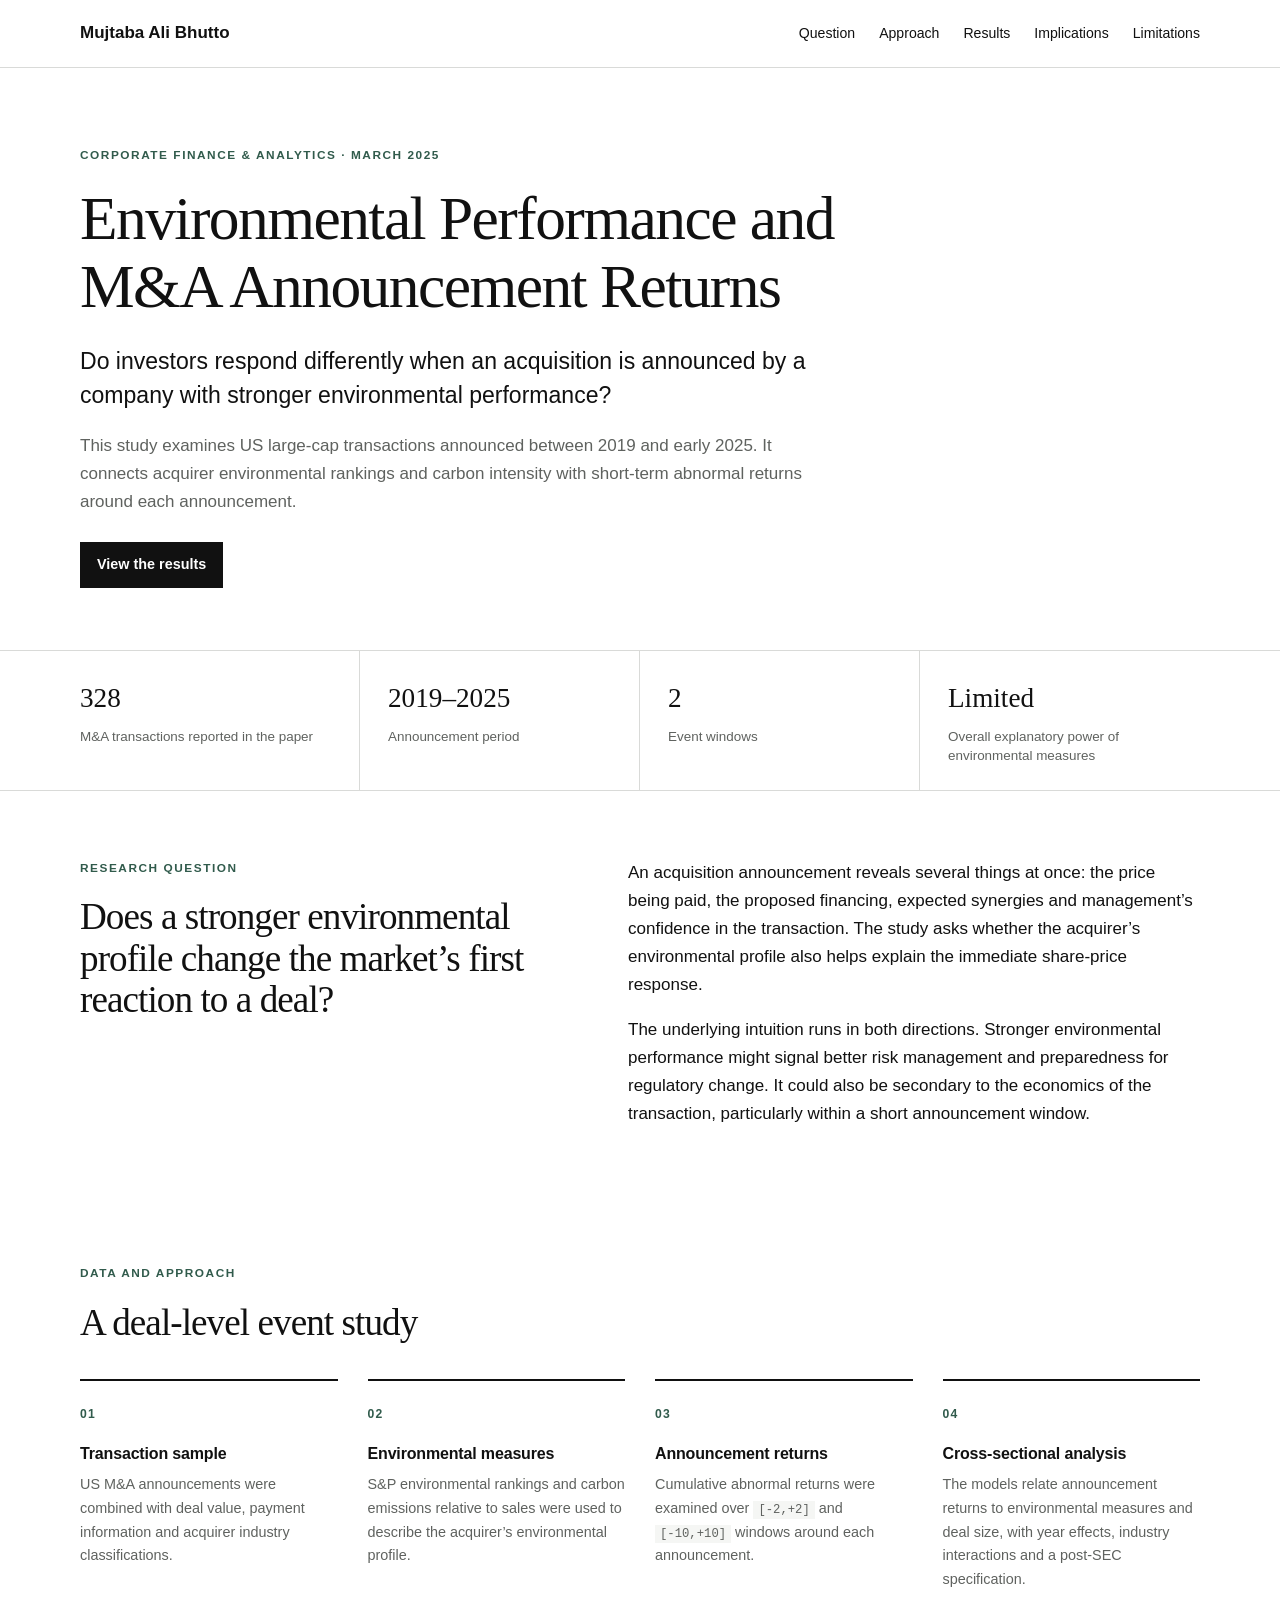
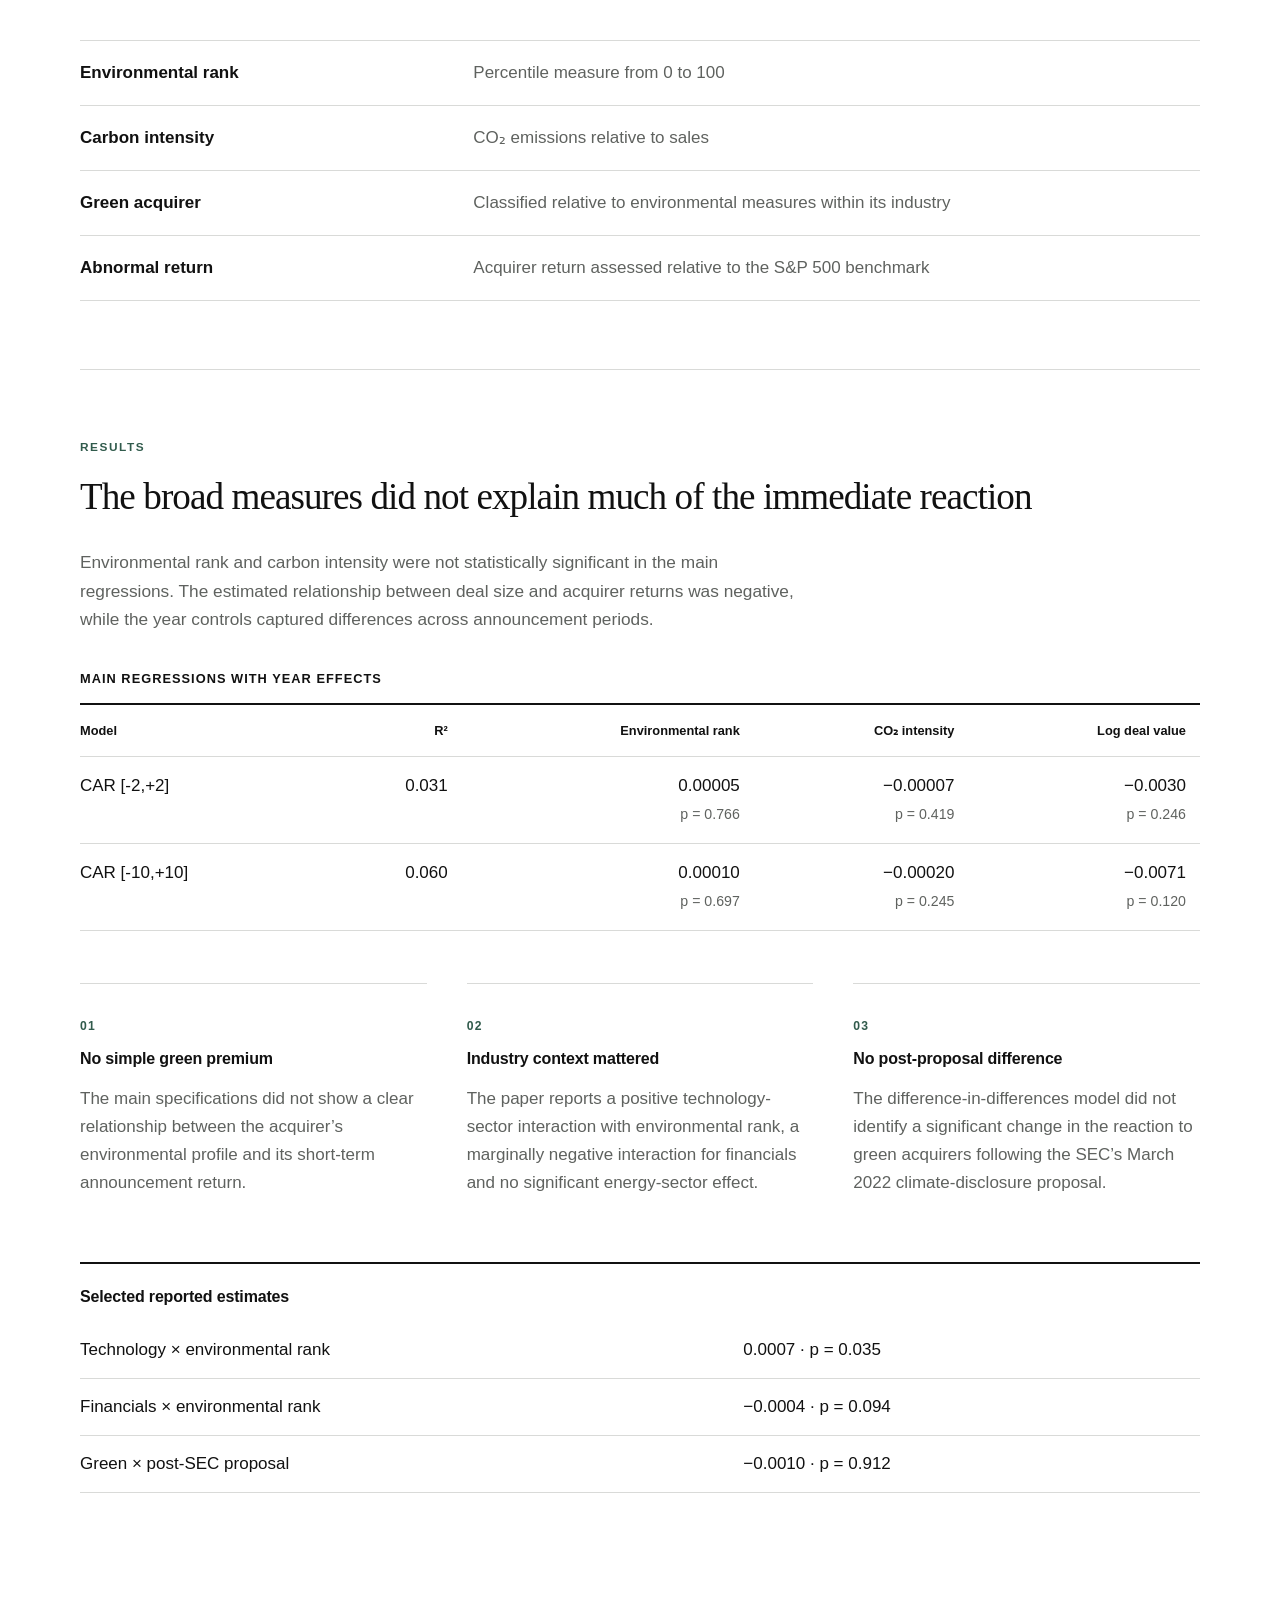
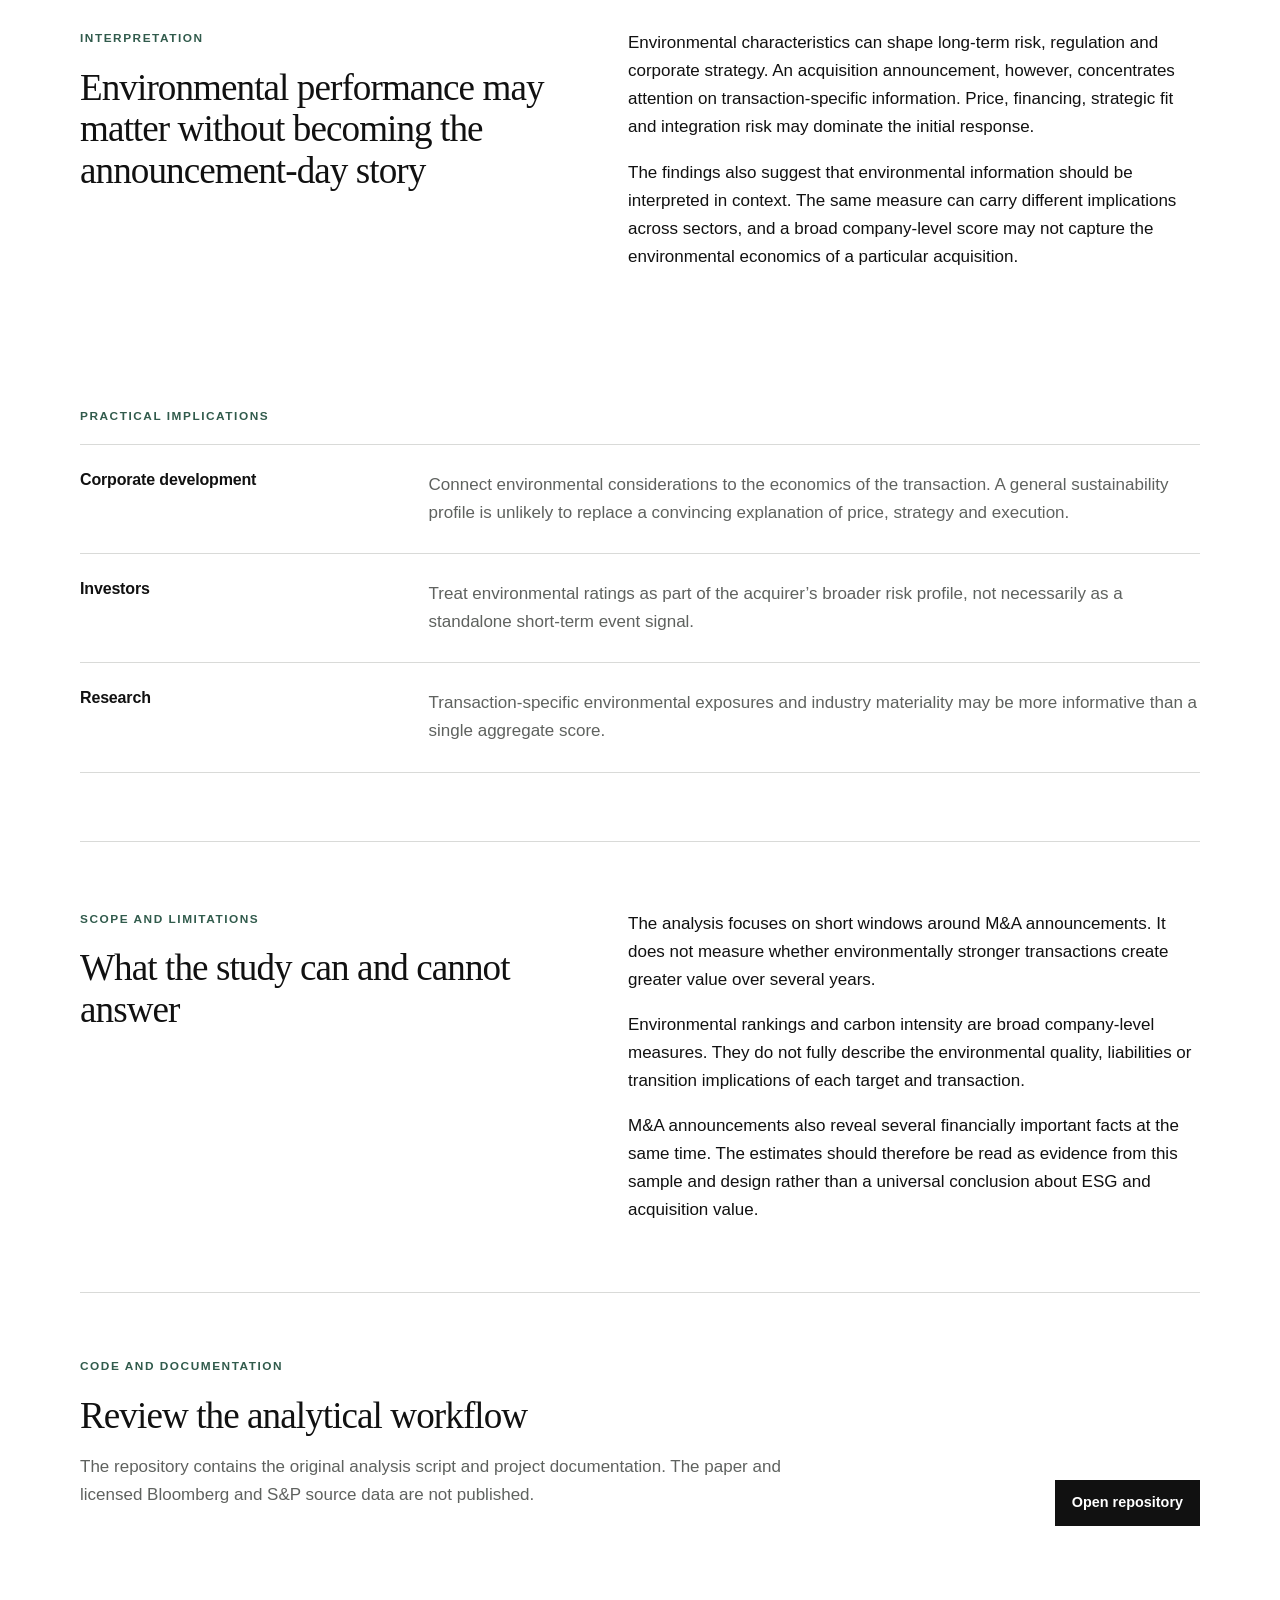
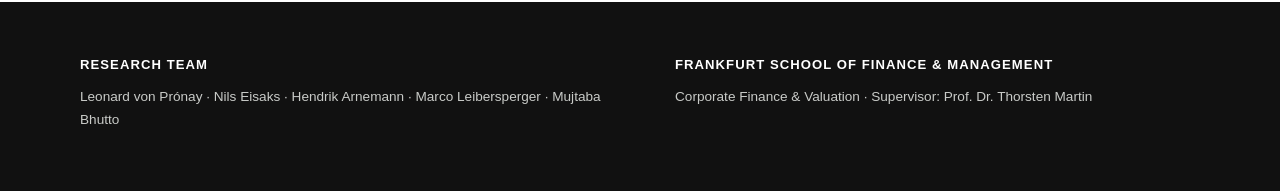
<file: index.html>
<!doctype html>
<html lang="en">
<head>
  <meta charset="utf-8">
  <meta name="viewport" content="width=device-width, initial-scale=1">
  <title>Environmental Performance and M&amp;A Announcement Returns</title>
  <meta name="description" content="An event-study analysis of whether acquirer environmental performance helps explain short-term market reactions to US M&amp;A announcements.">
  <link rel="icon" type="image/svg+xml" href="data:image/svg+xml,%3Csvg xmlns='http://www.w3.org/2000/svg' viewBox='0 0 64 64'%3E%3Crect width='64' height='64' rx='8' fill='%23111111'/%3E%3Cpath d='M17 43V21h7l8 12 8-12h7v22h-7V32L32 44 24 32v11z' fill='white'/%3E%3C/svg%3E">
  <link rel="stylesheet" href="styles.css">
</head>
<body>
  <header class="site-header">
    <a class="site-name" href="#top">Mujtaba Ali Bhutto</a>
    <nav aria-label="Project navigation">
      <a href="#question">Question</a>
      <a href="#approach">Approach</a>
      <a href="#results">Results</a>
      <a href="#implications">Implications</a>
      <a href="#limitations">Limitations</a>
    </nav>
  </header>

  <main id="top">
    <section class="hero wrap">
      <p class="eyebrow">Corporate Finance &amp; Analytics · March 2025</p>
      <h1>Environmental Performance and M&amp;A Announcement Returns</h1>
      <p class="standfirst">Do investors respond differently when an acquisition is announced by a company with stronger environmental performance?</p>
      <p class="summary">This study examines US large-cap transactions announced between 2019 and early 2025. It connects acquirer environmental rankings and carbon intensity with short-term abnormal returns around each announcement.</p>
      <div class="actions">
        <a class="primary" href="#results">View the results</a>
      </div>
    </section>

    <section class="fact-strip" aria-label="Study summary">
      <div><strong>328</strong><span>M&amp;A transactions reported in the paper</span></div>
      <div><strong>2019–2025</strong><span>Announcement period</span></div>
      <div><strong>2</strong><span>Event windows</span></div>
      <div><strong>Limited</strong><span>Overall explanatory power of environmental measures</span></div>
    </section>

    <section id="question" class="section wrap two-column">
      <div>
        <p class="section-label">Research question</p>
        <h2>Does a stronger environmental profile change the market’s first reaction to a deal?</h2>
      </div>
      <div class="prose">
        <p>An acquisition announcement reveals several things at once: the price being paid, the proposed financing, expected synergies and management’s confidence in the transaction. The study asks whether the acquirer’s environmental profile also helps explain the immediate share-price response.</p>
        <p>The underlying intuition runs in both directions. Stronger environmental performance might signal better risk management and preparedness for regulatory change. It could also be secondary to the economics of the transaction, particularly within a short announcement window.</p>
      </div>
    </section>

    <section id="approach" class="section wrap">
      <p class="section-label">Data and approach</p>
      <h2>A deal-level event study</h2>
      <div class="method-grid">
        <article>
          <span>01</span>
          <h3>Transaction sample</h3>
          <p>US M&amp;A announcements were combined with deal value, payment information and acquirer industry classifications.</p>
        </article>
        <article>
          <span>02</span>
          <h3>Environmental measures</h3>
          <p>S&amp;P environmental rankings and carbon emissions relative to sales were used to describe the acquirer’s environmental profile.</p>
        </article>
        <article>
          <span>03</span>
          <h3>Announcement returns</h3>
          <p>Cumulative abnormal returns were examined over <code>[-2,+2]</code> and <code>[-10,+10]</code> windows around each announcement.</p>
        </article>
        <article>
          <span>04</span>
          <h3>Cross-sectional analysis</h3>
          <p>The models relate announcement returns to environmental measures and deal size, with year effects, industry interactions and a post-SEC specification.</p>
        </article>
      </div>

      <div class="definition-table">
        <div><strong>Environmental rank</strong><span>Percentile measure from 0 to 100</span></div>
        <div><strong>Carbon intensity</strong><span>CO₂ emissions relative to sales</span></div>
        <div><strong>Green acquirer</strong><span>Classified relative to environmental measures within its industry</span></div>
        <div><strong>Abnormal return</strong><span>Acquirer return assessed relative to the S&amp;P 500 benchmark</span></div>
      </div>
    </section>

    <section id="results" class="section wrap section-break">
      <p class="section-label">Results</p>
      <h2>The broad measures did not explain much of the immediate reaction</h2>
      <p class="intro">Environmental rank and carbon intensity were not statistically significant in the main regressions. The estimated relationship between deal size and acquirer returns was negative, while the year controls captured differences across announcement periods.</p>

      <div class="table-wrap">
        <table>
          <caption>Main regressions with year effects</caption>
          <thead>
            <tr><th>Model</th><th>R²</th><th>Environmental rank</th><th>CO₂ intensity</th><th>Log deal value</th></tr>
          </thead>
          <tbody>
            <tr><td>CAR [-2,+2]</td><td>0.031</td><td>0.00005<br><small>p = 0.766</small></td><td>−0.00007<br><small>p = 0.419</small></td><td>−0.0030<br><small>p = 0.246</small></td></tr>
            <tr><td>CAR [-10,+10]</td><td>0.060</td><td>0.00010<br><small>p = 0.697</small></td><td>−0.00020<br><small>p = 0.245</small></td><td>−0.0071<br><small>p = 0.120</small></td></tr>
          </tbody>
        </table>
      </div>

      <div class="findings-grid">
        <article>
          <p class="finding-number">01</p>
          <h3>No simple green premium</h3>
          <p>The main specifications did not show a clear relationship between the acquirer’s environmental profile and its short-term announcement return.</p>
        </article>
        <article>
          <p class="finding-number">02</p>
          <h3>Industry context mattered</h3>
          <p>The paper reports a positive technology-sector interaction with environmental rank, a marginally negative interaction for financials and no significant energy-sector effect.</p>
        </article>
        <article>
          <p class="finding-number">03</p>
          <h3>No post-proposal difference</h3>
          <p>The difference-in-differences model did not identify a significant change in the reaction to green acquirers following the SEC’s March 2022 climate-disclosure proposal.</p>
        </article>
      </div>

      <div class="result-note">
        <h3>Selected reported estimates</h3>
        <dl>
          <div><dt>Technology × environmental rank</dt><dd>0.0007 · p = 0.035</dd></div>
          <div><dt>Financials × environmental rank</dt><dd>−0.0004 · p = 0.094</dd></div>
          <div><dt>Green × post-SEC proposal</dt><dd>−0.0010 · p = 0.912</dd></div>
        </dl>
      </div>
    </section>

    <section id="implications" class="section wrap two-column">
      <div>
        <p class="section-label">Interpretation</p>
        <h2>Environmental performance may matter without becoming the announcement-day story</h2>
      </div>
      <div class="prose">
        <p>Environmental characteristics can shape long-term risk, regulation and corporate strategy. An acquisition announcement, however, concentrates attention on transaction-specific information. Price, financing, strategic fit and integration risk may dominate the initial response.</p>
        <p>The findings also suggest that environmental information should be interpreted in context. The same measure can carry different implications across sectors, and a broad company-level score may not capture the environmental economics of a particular acquisition.</p>
      </div>
    </section>

    <section class="section wrap">
      <p class="section-label">Practical implications</p>
      <div class="audience-list">
        <article><h3>Corporate development</h3><p>Connect environmental considerations to the economics of the transaction. A general sustainability profile is unlikely to replace a convincing explanation of price, strategy and execution.</p></article>
        <article><h3>Investors</h3><p>Treat environmental ratings as part of the acquirer’s broader risk profile, not necessarily as a standalone short-term event signal.</p></article>
        <article><h3>Research</h3><p>Transaction-specific environmental exposures and industry materiality may be more informative than a single aggregate score.</p></article>
      </div>
    </section>

    <section id="limitations" class="section wrap two-column section-break">
      <div>
        <p class="section-label">Scope and limitations</p>
        <h2>What the study can and cannot answer</h2>
      </div>
      <div class="prose">
        <p>The analysis focuses on short windows around M&amp;A announcements. It does not measure whether environmentally stronger transactions create greater value over several years.</p>
        <p>Environmental rankings and carbon intensity are broad company-level measures. They do not fully describe the environmental quality, liabilities or transition implications of each target and transaction.</p>
        <p>M&amp;A announcements also reveal several financially important facts at the same time. The estimates should therefore be read as evidence from this sample and design rather than a universal conclusion about ESG and acquisition value.</p>
      </div>
    </section>

    <section class="download-section wrap">
      <div>
        <p class="section-label">Code and documentation</p>
        <h2>Review the analytical workflow</h2>
        <p>The repository contains the original analysis script and project documentation. The paper and licensed Bloomberg and S&amp;P source data are not published.</p>
      </div>
      <div class="actions">
        <a class="primary" href="https://github.com/mujtababhutto/Environmental-Performance-and-M-A-Announcement-Returns">Open repository</a>
      </div>
    </section>
  </main>

  <footer>
    <div class="wrap footer-grid">
      <div>
        <strong>Research team</strong>
        <p>Leonard von Prónay · Nils Eisaks · Hendrik Arnemann · Marco Leibersperger · Mujtaba Bhutto</p>
      </div>
      <div>
        <strong>Frankfurt School of Finance &amp; Management</strong>
        <p>Corporate Finance &amp; Valuation · Supervisor: Prof. Dr. Thorsten Martin</p>
      </div>
    </div>
  </footer>
</body>
</html>
</file>
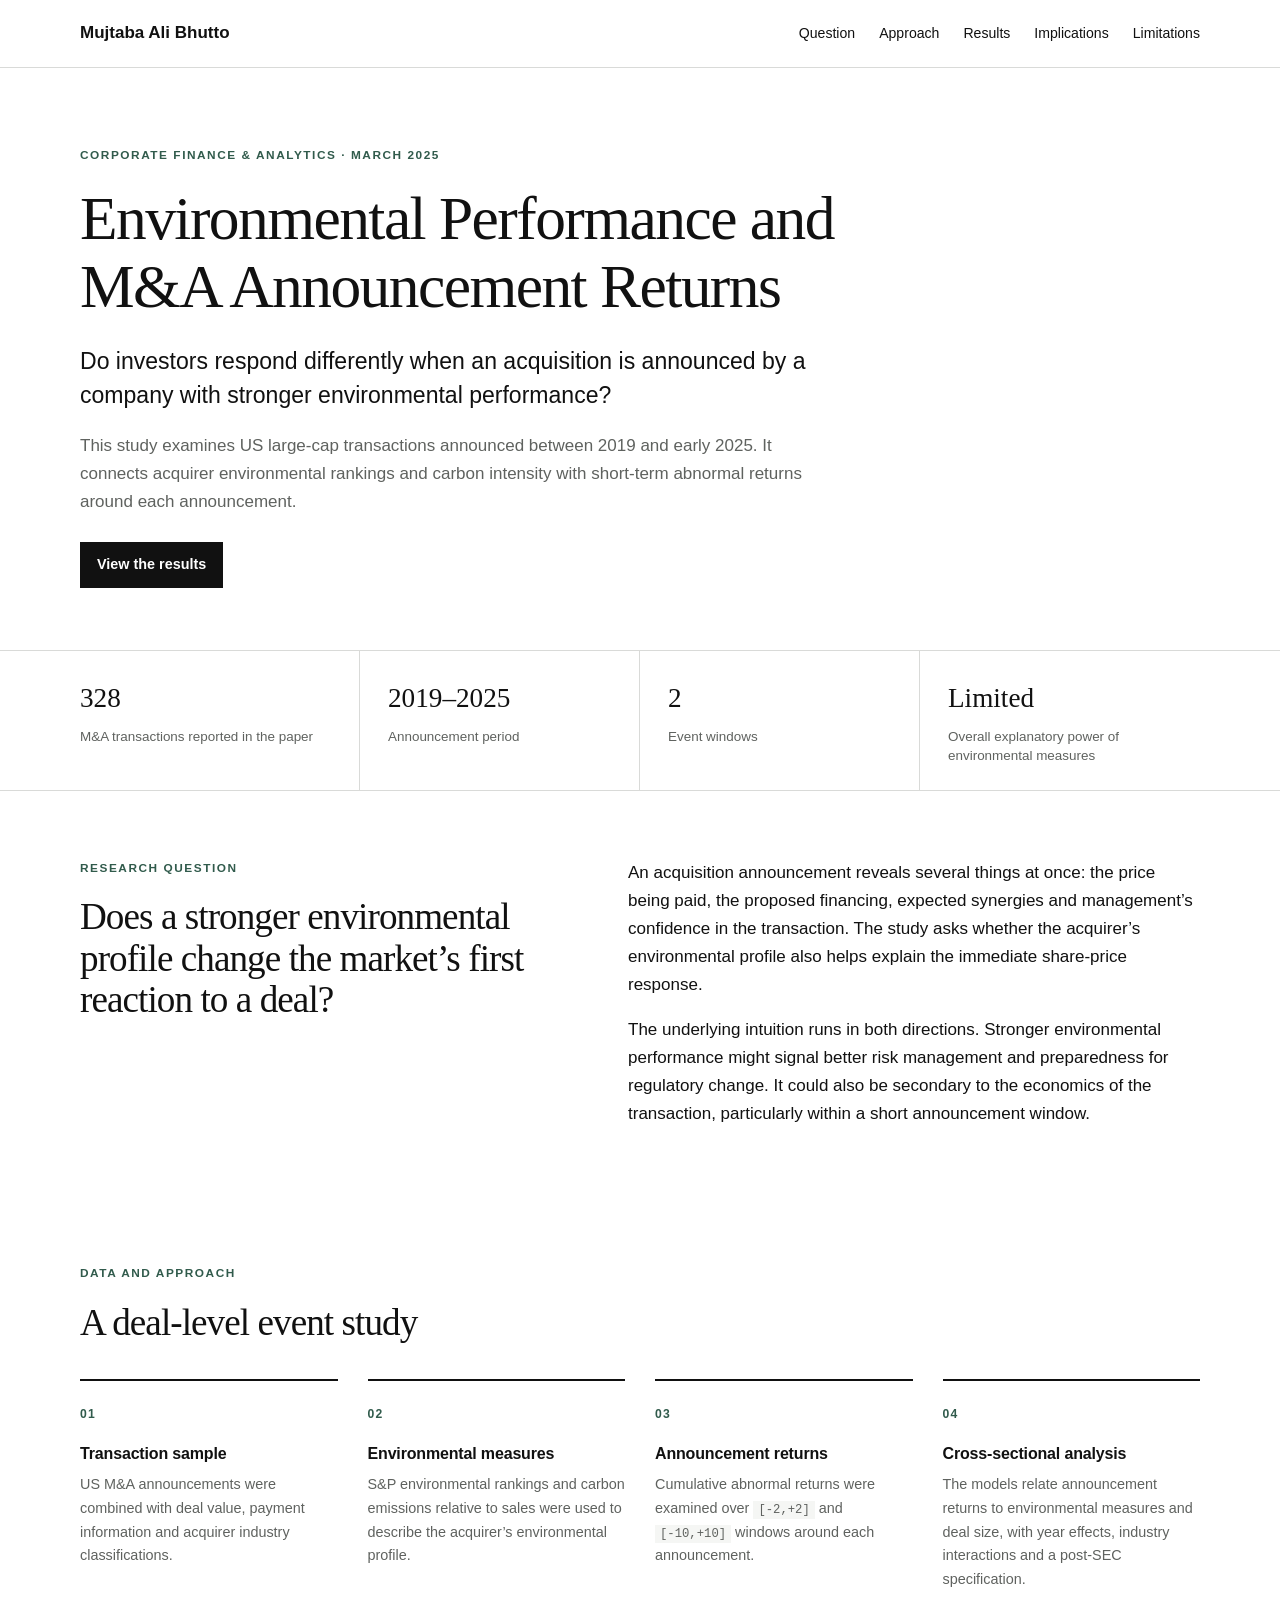
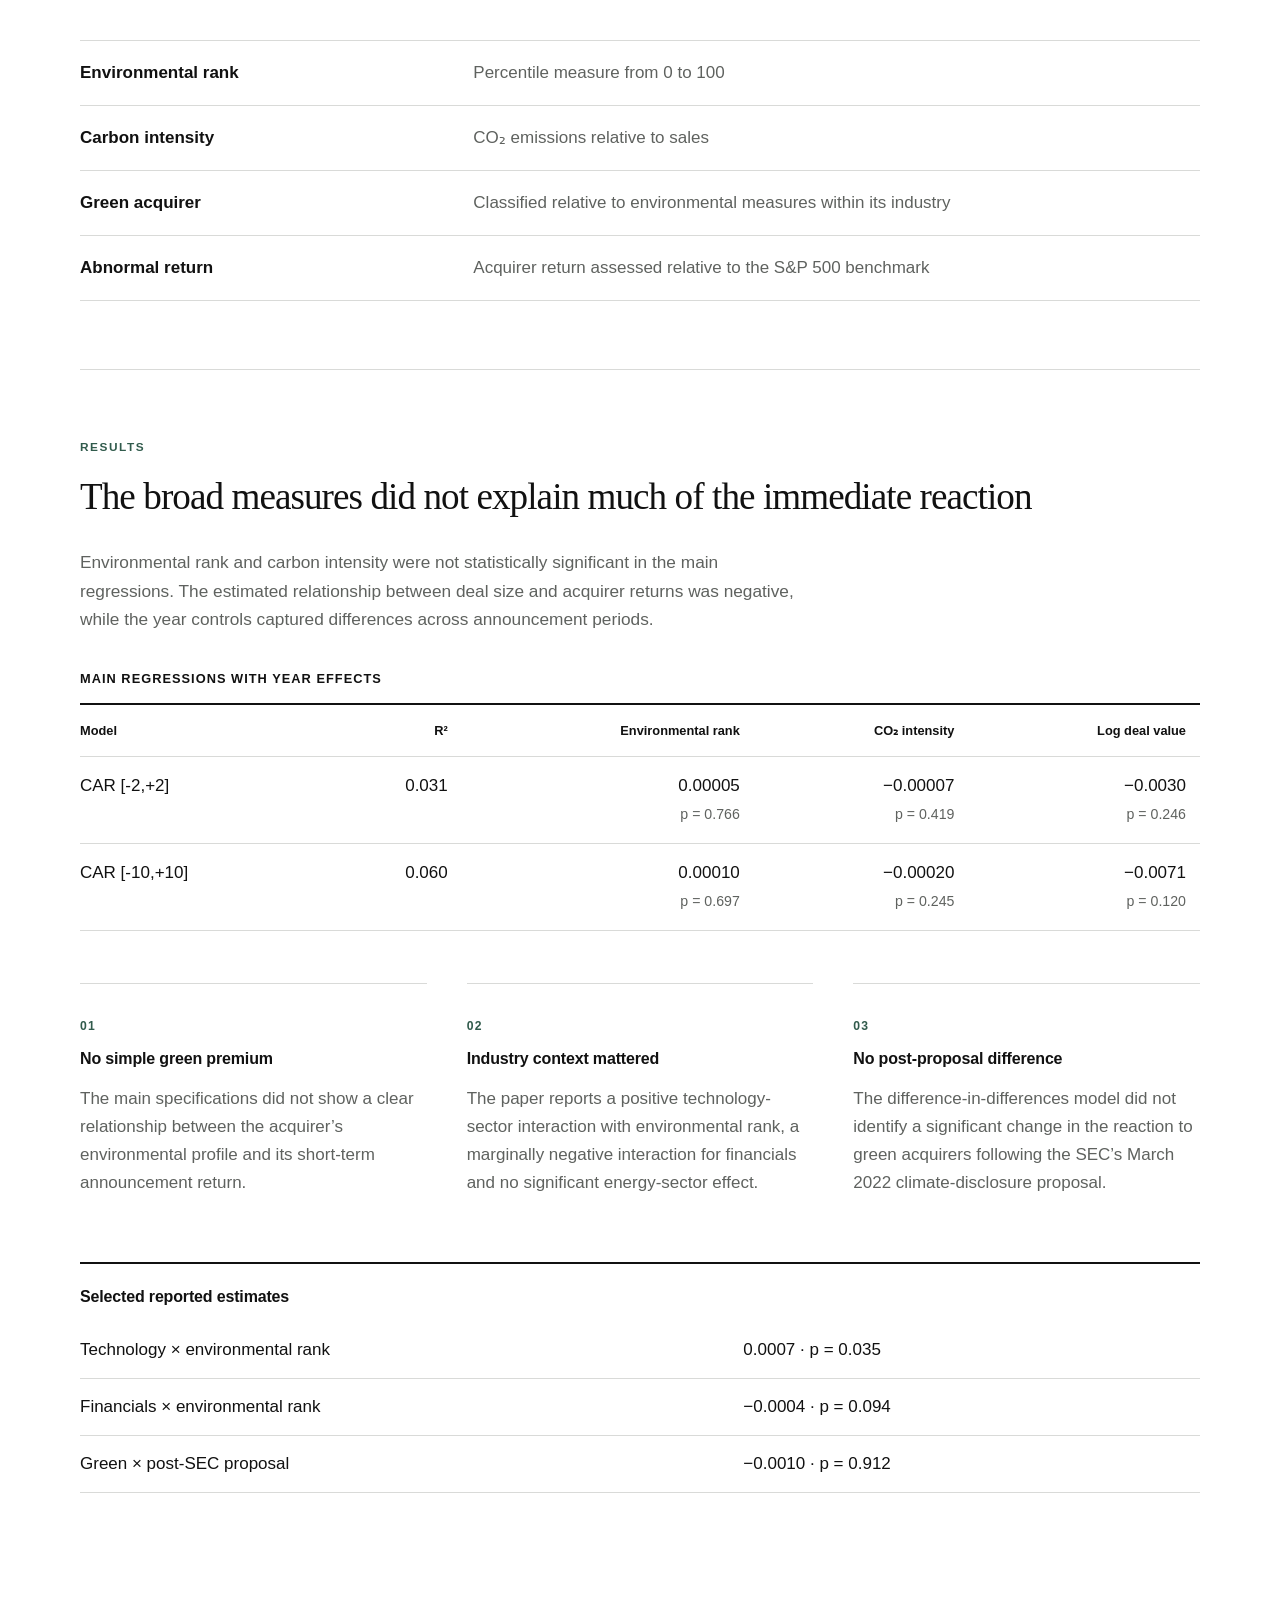
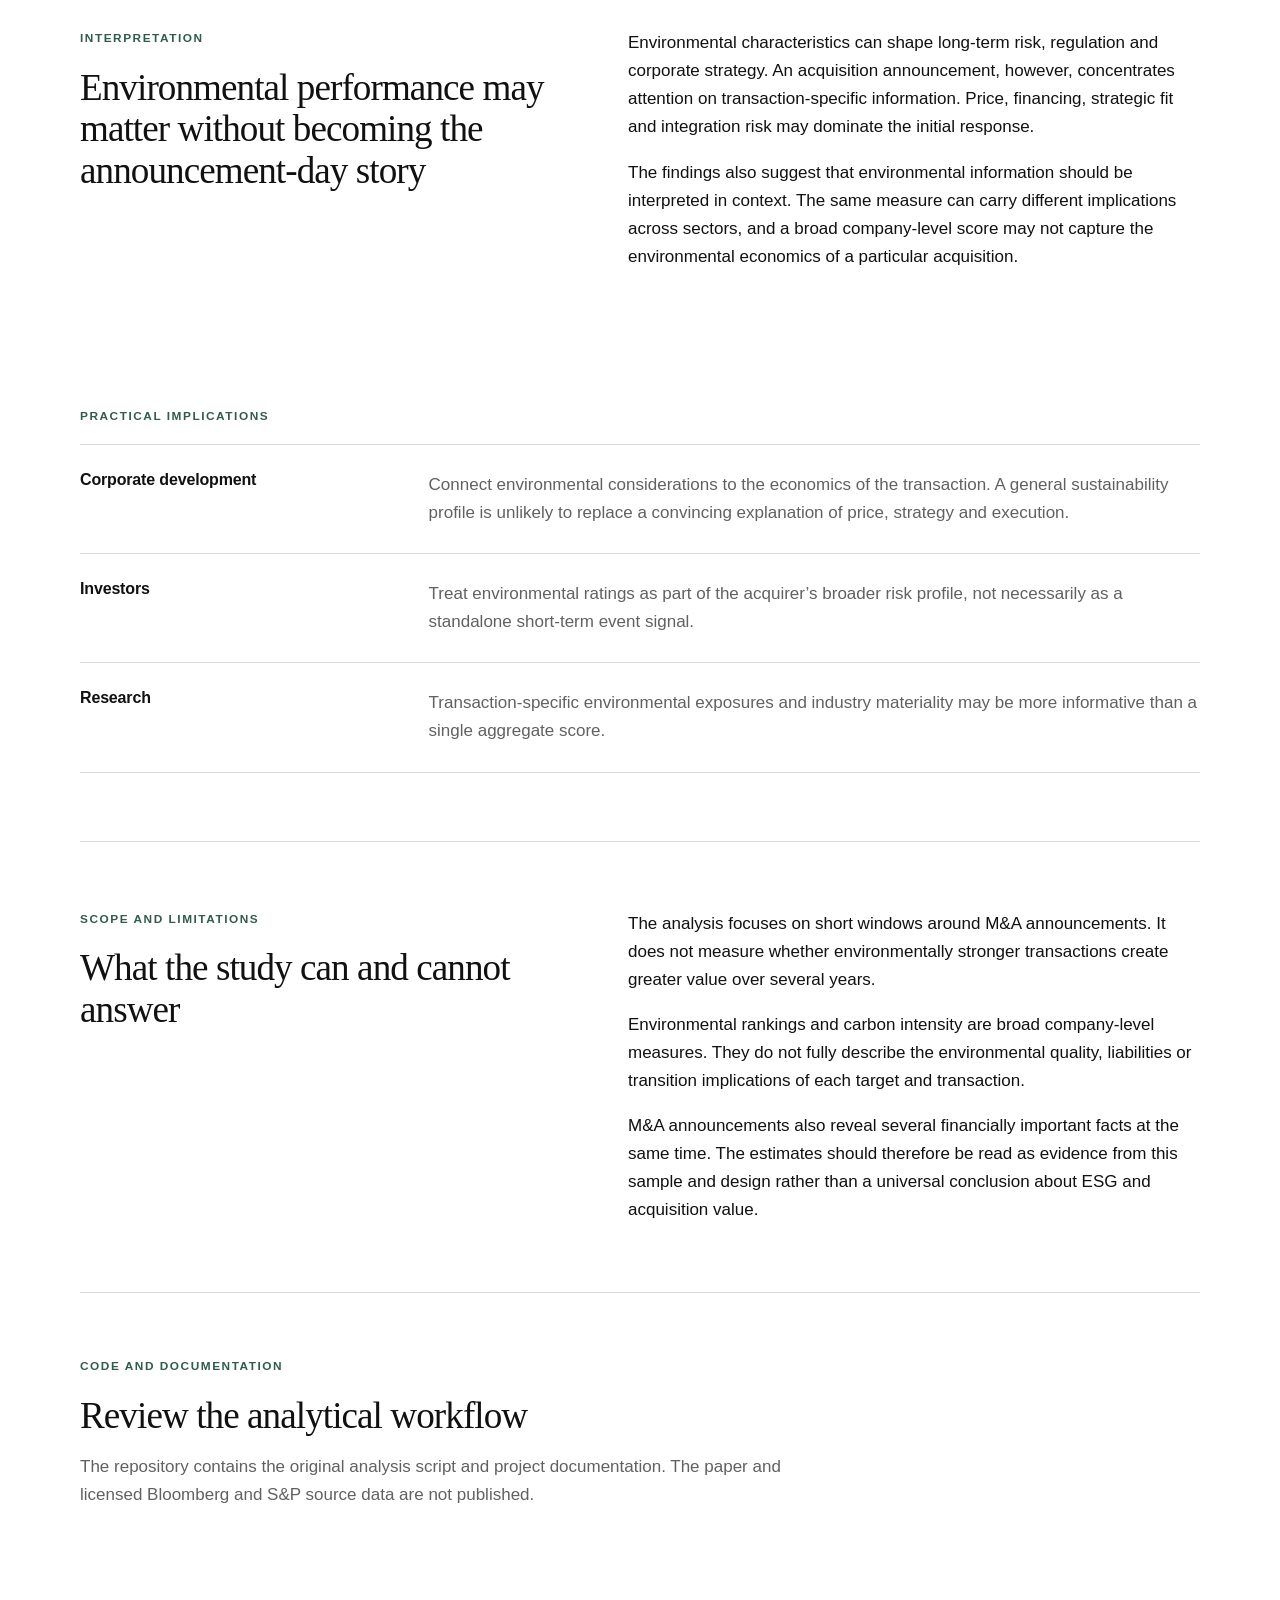
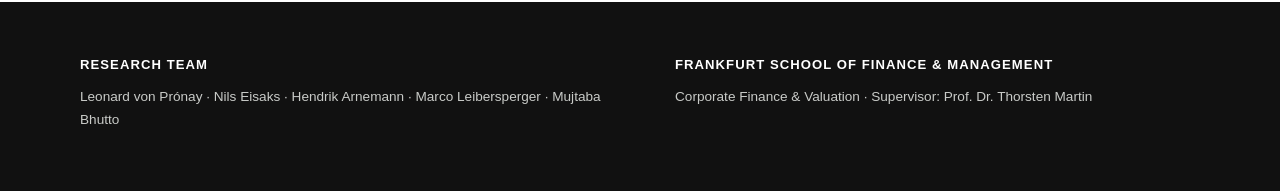
<file: docs/index.html>
<!doctype html>
<html lang="en">
<head>
  <meta charset="utf-8">
  <meta name="viewport" content="width=device-width, initial-scale=1">
  <title>Environmental Performance and M&amp;A Announcement Returns</title>
  <meta name="description" content="An event-study analysis of whether acquirer environmental performance helps explain short-term market reactions to US M&amp;A announcements.">
  <link rel="icon" type="image/svg+xml" href="data:image/svg+xml,%3Csvg xmlns='http://www.w3.org/2000/svg' viewBox='0 0 64 64'%3E%3Crect width='64' height='64' rx='8' fill='%23111111'/%3E%3Cpath d='M17 43V21h7l8 12 8-12h7v22h-7V32L32 44 24 32v11z' fill='white'/%3E%3C/svg%3E">
  <link rel="stylesheet" href="styles.css">
</head>
<body>
  <header class="site-header">
    <a class="site-name" href="#top">Mujtaba Ali Bhutto</a>
    <nav aria-label="Project navigation">
      <a href="#question">Question</a>
      <a href="#approach">Approach</a>
      <a href="#results">Results</a>
      <a href="#implications">Implications</a>
      <a href="#limitations">Limitations</a>
    </nav>
  </header>

  <main id="top">
    <section class="hero wrap">
      <p class="eyebrow">Corporate Finance &amp; Analytics · March 2025</p>
      <h1>Environmental Performance and M&amp;A Announcement Returns</h1>
      <p class="standfirst">Do investors respond differently when an acquisition is announced by a company with stronger environmental performance?</p>
      <p class="summary">This study examines US large-cap transactions announced between 2019 and early 2025. It connects acquirer environmental rankings and carbon intensity with short-term abnormal returns around each announcement.</p>
      <div class="actions">
        <a class="primary" href="#results">View the results</a>
      </div>
    </section>

    <section class="fact-strip" aria-label="Study summary">
      <div><strong>328</strong><span>M&amp;A transactions reported in the paper</span></div>
      <div><strong>2019–2025</strong><span>Announcement period</span></div>
      <div><strong>2</strong><span>Event windows</span></div>
      <div><strong>Limited</strong><span>Overall explanatory power of environmental measures</span></div>
    </section>

    <section id="question" class="section wrap two-column">
      <div>
        <p class="section-label">Research question</p>
        <h2>Does a stronger environmental profile change the market’s first reaction to a deal?</h2>
      </div>
      <div class="prose">
        <p>An acquisition announcement reveals several things at once: the price being paid, the proposed financing, expected synergies and management’s confidence in the transaction. The study asks whether the acquirer’s environmental profile also helps explain the immediate share-price response.</p>
        <p>The underlying intuition runs in both directions. Stronger environmental performance might signal better risk management and preparedness for regulatory change. It could also be secondary to the economics of the transaction, particularly within a short announcement window.</p>
      </div>
    </section>

    <section id="approach" class="section wrap">
      <p class="section-label">Data and approach</p>
      <h2>A deal-level event study</h2>
      <div class="method-grid">
        <article>
          <span>01</span>
          <h3>Transaction sample</h3>
          <p>US M&amp;A announcements were combined with deal value, payment information and acquirer industry classifications.</p>
        </article>
        <article>
          <span>02</span>
          <h3>Environmental measures</h3>
          <p>S&amp;P environmental rankings and carbon emissions relative to sales were used to describe the acquirer’s environmental profile.</p>
        </article>
        <article>
          <span>03</span>
          <h3>Announcement returns</h3>
          <p>Cumulative abnormal returns were examined over <code>[-2,+2]</code> and <code>[-10,+10]</code> windows around each announcement.</p>
        </article>
        <article>
          <span>04</span>
          <h3>Cross-sectional analysis</h3>
          <p>The models relate announcement returns to environmental measures and deal size, with year effects, industry interactions and a post-SEC specification.</p>
        </article>
      </div>

      <div class="definition-table">
        <div><strong>Environmental rank</strong><span>Percentile measure from 0 to 100</span></div>
        <div><strong>Carbon intensity</strong><span>CO₂ emissions relative to sales</span></div>
        <div><strong>Green acquirer</strong><span>Classified relative to environmental measures within its industry</span></div>
        <div><strong>Abnormal return</strong><span>Acquirer return assessed relative to the S&amp;P 500 benchmark</span></div>
      </div>
    </section>

    <section id="results" class="section wrap section-break">
      <p class="section-label">Results</p>
      <h2>The broad measures did not explain much of the immediate reaction</h2>
      <p class="intro">Environmental rank and carbon intensity were not statistically significant in the main regressions. The estimated relationship between deal size and acquirer returns was negative, while the year controls captured differences across announcement periods.</p>

      <div class="table-wrap">
        <table>
          <caption>Main regressions with year effects</caption>
          <thead>
            <tr><th>Model</th><th>R²</th><th>Environmental rank</th><th>CO₂ intensity</th><th>Log deal value</th></tr>
          </thead>
          <tbody>
            <tr><td>CAR [-2,+2]</td><td>0.031</td><td>0.00005<br><small>p = 0.766</small></td><td>−0.00007<br><small>p = 0.419</small></td><td>−0.0030<br><small>p = 0.246</small></td></tr>
            <tr><td>CAR [-10,+10]</td><td>0.060</td><td>0.00010<br><small>p = 0.697</small></td><td>−0.00020<br><small>p = 0.245</small></td><td>−0.0071<br><small>p = 0.120</small></td></tr>
          </tbody>
        </table>
      </div>

      <div class="findings-grid">
        <article>
          <p class="finding-number">01</p>
          <h3>No simple green premium</h3>
          <p>The main specifications did not show a clear relationship between the acquirer’s environmental profile and its short-term announcement return.</p>
        </article>
        <article>
          <p class="finding-number">02</p>
          <h3>Industry context mattered</h3>
          <p>The paper reports a positive technology-sector interaction with environmental rank, a marginally negative interaction for financials and no significant energy-sector effect.</p>
        </article>
        <article>
          <p class="finding-number">03</p>
          <h3>No post-proposal difference</h3>
          <p>The difference-in-differences model did not identify a significant change in the reaction to green acquirers following the SEC’s March 2022 climate-disclosure proposal.</p>
        </article>
      </div>

      <div class="result-note">
        <h3>Selected reported estimates</h3>
        <dl>
          <div><dt>Technology × environmental rank</dt><dd>0.0007 · p = 0.035</dd></div>
          <div><dt>Financials × environmental rank</dt><dd>−0.0004 · p = 0.094</dd></div>
          <div><dt>Green × post-SEC proposal</dt><dd>−0.0010 · p = 0.912</dd></div>
        </dl>
      </div>
    </section>

    <section id="implications" class="section wrap two-column">
      <div>
        <p class="section-label">Interpretation</p>
        <h2>Environmental performance may matter without becoming the announcement-day story</h2>
      </div>
      <div class="prose">
        <p>Environmental characteristics can shape long-term risk, regulation and corporate strategy. An acquisition announcement, however, concentrates attention on transaction-specific information. Price, financing, strategic fit and integration risk may dominate the initial response.</p>
        <p>The findings also suggest that environmental information should be interpreted in context. The same measure can carry different implications across sectors, and a broad company-level score may not capture the environmental economics of a particular acquisition.</p>
      </div>
    </section>

    <section class="section wrap">
      <p class="section-label">Practical implications</p>
      <div class="audience-list">
        <article><h3>Corporate development</h3><p>Connect environmental considerations to the economics of the transaction. A general sustainability profile is unlikely to replace a convincing explanation of price, strategy and execution.</p></article>
        <article><h3>Investors</h3><p>Treat environmental ratings as part of the acquirer’s broader risk profile, not necessarily as a standalone short-term event signal.</p></article>
        <article><h3>Research</h3><p>Transaction-specific environmental exposures and industry materiality may be more informative than a single aggregate score.</p></article>
      </div>
    </section>

    <section id="limitations" class="section wrap two-column section-break">
      <div>
        <p class="section-label">Scope and limitations</p>
        <h2>What the study can and cannot answer</h2>
      </div>
      <div class="prose">
        <p>The analysis focuses on short windows around M&amp;A announcements. It does not measure whether environmentally stronger transactions create greater value over several years.</p>
        <p>Environmental rankings and carbon intensity are broad company-level measures. They do not fully describe the environmental quality, liabilities or transition implications of each target and transaction.</p>
        <p>M&amp;A announcements also reveal several financially important facts at the same time. The estimates should therefore be read as evidence from this sample and design rather than a universal conclusion about ESG and acquisition value.</p>
      </div>
    </section>

    <section class="download-section wrap">
      <div>
        <p class="section-label">Code and documentation</p>
        <h2>Review the analytical workflow</h2>
        <p>The repository contains the original analysis script and project documentation. The paper and licensed Bloomberg and S&amp;P source data are not published.</p>
      </div>
    </section>
  </main>

  <footer>
    <div class="wrap footer-grid">
      <div>
        <strong>Research team</strong>
        <p>Leonard von Prónay · Nils Eisaks · Hendrik Arnemann · Marco Leibersperger · Mujtaba Bhutto</p>
      </div>
      <div>
        <strong>Frankfurt School of Finance &amp; Management</strong>
        <p>Corporate Finance &amp; Valuation · Supervisor: Prof. Dr. Thorsten Martin</p>
      </div>
    </div>
  </footer>
</body>
</html>
</file>
<file: styles.css>
:root {
  --ink: #111111;
  --muted: #5f625f;
  --line: #d9dad8;
  --soft: #f5f6f4;
  --accent: #315b4c;
  --max: 1120px;
}

* { box-sizing: border-box; }
html { scroll-behavior: smooth; }
body {
  margin: 0;
  color: var(--ink);
  background: #ffffff;
  font-family: Arial, Helvetica, sans-serif;
  font-size: 17px;
  line-height: 1.65;
  -webkit-font-smoothing: antialiased;
}

a { color: inherit; text-underline-offset: 4px; }
a:hover { color: var(--accent); }
.wrap { width: min(var(--max), calc(100% - 64px)); margin-inline: auto; }

.site-header {
  min-height: 68px;
  padding: 0 max(32px, calc((100% - var(--max)) / 2));
  border-bottom: 1px solid var(--line);
  display: flex;
  align-items: center;
  justify-content: space-between;
  gap: 32px;
  background: rgba(255,255,255,.96);
  position: sticky;
  top: 0;
  z-index: 10;
}
.site-name { font-weight: 700; text-decoration: none; }
nav { display: flex; gap: 24px; font-size: .88rem; }
nav a { text-decoration: none; }

.hero { padding: 78px 0 62px; max-width: 900px; margin-left: max(32px, calc((100% - var(--max)) / 2)); }
.eyebrow, .section-label {
  margin: 0 0 18px;
  color: var(--accent);
  font-size: .74rem;
  font-weight: 700;
  letter-spacing: .13em;
  text-transform: uppercase;
}
h1, h2, h3 { margin-top: 0; line-height: 1.12; letter-spacing: -.025em; }
h1 { max-width: 850px; margin-bottom: 24px; font-family: Georgia, 'Times New Roman', serif; font-size: clamp(2.65rem, 4.8vw, 4.55rem); font-weight: 400; }
h2 { font-family: Georgia, 'Times New Roman', serif; font-size: clamp(1.75rem, 2.9vw, 2.7rem); font-weight: 400; }
h3 { font-size: 1rem; letter-spacing: -.01em; }
.standfirst { max-width: 800px; margin: 0 0 20px; font-size: clamp(1.18rem, 1.8vw, 1.55rem); line-height: 1.45; }
.summary { max-width: 760px; color: var(--muted); }
.actions { display: flex; align-items: center; flex-wrap: wrap; gap: 22px; margin-top: 26px; }
.actions a { font-size: .9rem; font-weight: 700; }
.actions .primary { display: inline-block; padding: 11px 17px; background: var(--ink); color: white; text-decoration: none; }
.actions .primary:hover { background: var(--accent); color: white; }

.fact-strip {
  display: grid;
  grid-template-columns: repeat(4, 1fr);
  border-top: 1px solid var(--line);
  border-bottom: 1px solid var(--line);
  padding-inline: max(32px, calc((100% - var(--max)) / 2));
}
.fact-strip div { min-height: 128px; padding: 25px 24px 24px 0; border-right: 1px solid var(--line); }
.fact-strip div:not(:first-child) { padding-left: 28px; }
.fact-strip div:last-child { border-right: 0; }
.fact-strip strong { display: block; margin-bottom: 6px; font-family: Georgia, 'Times New Roman', serif; font-size: 1.7rem; font-weight: 400; }
.fact-strip span { display: block; color: var(--muted); font-size: .84rem; line-height: 1.45; }

.section { padding-block: 68px; }
.section-break { border-top: 1px solid var(--line); }
.two-column { display: grid; grid-template-columns: minmax(0, .9fr) minmax(0, 1.1fr); gap: 80px; }
.prose p:first-child, .intro { margin-top: 0; }
.prose p, .intro { max-width: 720px; }
.prose p:last-child { margin-bottom: 0; }
.intro { color: var(--muted); font-size: 1.08rem; }

.method-grid { display: grid; grid-template-columns: repeat(4, 1fr); gap: 30px; margin-top: 36px; }
.method-grid article { border-top: 2px solid var(--ink); padding-top: 18px; }
.method-grid article > span, .finding-number { color: var(--accent); font-size: .76rem; font-weight: 700; letter-spacing: .1em; }
.method-grid h3 { margin: 18px 0 10px; }
.method-grid p { margin: 0; color: var(--muted); font-size: .9rem; }
code { padding: 2px 5px; background: var(--soft); font-family: 'Courier New', monospace; font-size: .85em; }

.definition-table { margin-top: 48px; border-top: 1px solid var(--line); }
.definition-table div { display: grid; grid-template-columns: 1fr 2fr; gap: 30px; padding: 18px 0; border-bottom: 1px solid var(--line); }
.definition-table span { color: var(--muted); }

.table-wrap { overflow-x: auto; margin-top: 34px; }
table { width: 100%; border-collapse: collapse; font-variant-numeric: tabular-nums; }
caption { margin-bottom: 14px; text-align: left; font-size: .8rem; font-weight: 700; text-transform: uppercase; letter-spacing: .08em; }
th, td { padding: 15px 14px; border-bottom: 1px solid var(--line); text-align: right; vertical-align: top; }
th { border-top: 2px solid var(--ink); font-size: .8rem; }
th:first-child, td:first-child { padding-left: 0; text-align: left; }
small { color: var(--muted); }

.findings-grid { display: grid; grid-template-columns: repeat(3, 1fr); gap: 40px; margin-top: 52px; }
.findings-grid article { border-top: 1px solid var(--line); padding-top: 20px; }
.findings-grid h3 { margin: 14px 0 10px; }
.findings-grid p:last-child { color: var(--muted); }
.result-note { margin-top: 48px; padding: 24px 0 0; border-top: 2px solid var(--ink); }
.result-note dl { margin: 0; }
.result-note dl div { display: grid; grid-template-columns: 1.4fr 1fr; gap: 24px; padding: 14px 0; border-bottom: 1px solid var(--line); }
.result-note dd { margin: 0; font-variant-numeric: tabular-nums; }

.audience-list { border-top: 1px solid var(--line); }
.audience-list article { display: grid; grid-template-columns: .8fr 2fr; gap: 40px; padding: 26px 0; border-bottom: 1px solid var(--line); }
.audience-list p { margin: 0; color: var(--muted); }

.download-section { padding-block: 64px 76px; border-top: 1px solid var(--line); display: flex; justify-content: space-between; align-items: end; gap: 48px; }
.download-section > div:first-child { max-width: 720px; }
.download-section h2 { margin-bottom: 16px; }
.download-section p:last-child { color: var(--muted); }
.download-section .actions { flex-shrink: 0; }

footer { padding: 48px 0 60px; background: var(--ink); color: white; }
.footer-grid { display: grid; grid-template-columns: 1fr 1fr; gap: 70px; }
footer strong { font-size: .82rem; text-transform: uppercase; letter-spacing: .08em; }
footer p { margin: 8px 0 0; color: #c9cbc8; font-size: .85rem; }

@media (max-width: 860px) {
  .site-header { padding-inline: 22px; }
  nav { display: none; }
  .wrap { width: min(100% - 40px, var(--max)); }
  .hero { margin-inline: 20px; padding: 58px 0 48px; }
  .fact-strip { grid-template-columns: 1fr 1fr; padding-inline: 20px; }
  .fact-strip div { border-bottom: 1px solid var(--line); }
  .fact-strip div:nth-child(2) { border-right: 0; }
  .fact-strip div:nth-child(3), .fact-strip div:nth-child(4) { border-bottom: 0; }
  .two-column { grid-template-columns: 1fr; gap: 28px; }
  .method-grid { grid-template-columns: 1fr 1fr; }
  .findings-grid { grid-template-columns: 1fr; gap: 24px; }
  .download-section { display: block; }
}

@media (max-width: 560px) {
  body { font-size: 16px; }
  h1 { font-size: 2.65rem; }
  .section { padding-block: 54px; }
  .fact-strip { grid-template-columns: 1fr; }
  .fact-strip div, .fact-strip div:not(:first-child) { min-height: 0; padding: 24px 0; border-right: 0; border-bottom: 1px solid var(--line); }
  .fact-strip div:nth-child(3) { border-bottom: 1px solid var(--line); }
  .method-grid { grid-template-columns: 1fr; }
  .definition-table div, .result-note dl div, .audience-list article { grid-template-columns: 1fr; gap: 6px; }
  th, td { min-width: 130px; }
  .footer-grid { grid-template-columns: 1fr; gap: 32px; }
}
</file>
<file: docs/styles.css>
:root {
  --ink: #111111;
  --muted: #5f625f;
  --line: #d9dad8;
  --soft: #f5f6f4;
  --accent: #315b4c;
  --max: 1120px;
}

* { box-sizing: border-box; }
html { scroll-behavior: smooth; }
body {
  margin: 0;
  color: var(--ink);
  background: #ffffff;
  font-family: Arial, Helvetica, sans-serif;
  font-size: 17px;
  line-height: 1.65;
  -webkit-font-smoothing: antialiased;
}

a { color: inherit; text-underline-offset: 4px; }
a:hover { color: var(--accent); }
.wrap { width: min(var(--max), calc(100% - 64px)); margin-inline: auto; }

.site-header {
  min-height: 68px;
  padding: 0 max(32px, calc((100% - var(--max)) / 2));
  border-bottom: 1px solid var(--line);
  display: flex;
  align-items: center;
  justify-content: space-between;
  gap: 32px;
  background: rgba(255,255,255,.96);
  position: sticky;
  top: 0;
  z-index: 10;
}
.site-name { font-weight: 700; text-decoration: none; }
nav { display: flex; gap: 24px; font-size: .88rem; }
nav a { text-decoration: none; }

.hero { padding: 78px 0 62px; max-width: 900px; margin-left: max(32px, calc((100% - var(--max)) / 2)); }
.eyebrow, .section-label {
  margin: 0 0 18px;
  color: var(--accent);
  font-size: .74rem;
  font-weight: 700;
  letter-spacing: .13em;
  text-transform: uppercase;
}
h1, h2, h3 { margin-top: 0; line-height: 1.12; letter-spacing: -.025em; }
h1 { max-width: 850px; margin-bottom: 24px; font-family: Georgia, 'Times New Roman', serif; font-size: clamp(2.65rem, 4.8vw, 4.55rem); font-weight: 400; }
h2 { font-family: Georgia, 'Times New Roman', serif; font-size: clamp(1.75rem, 2.9vw, 2.7rem); font-weight: 400; }
h3 { font-size: 1rem; letter-spacing: -.01em; }
.standfirst { max-width: 800px; margin: 0 0 20px; font-size: clamp(1.18rem, 1.8vw, 1.55rem); line-height: 1.45; }
.summary { max-width: 760px; color: var(--muted); }
.actions { display: flex; align-items: center; flex-wrap: wrap; gap: 22px; margin-top: 26px; }
.actions a { font-size: .9rem; font-weight: 700; }
.actions .primary { display: inline-block; padding: 11px 17px; background: var(--ink); color: white; text-decoration: none; }
.actions .primary:hover { background: var(--accent); color: white; }

.fact-strip {
  display: grid;
  grid-template-columns: repeat(4, 1fr);
  border-top: 1px solid var(--line);
  border-bottom: 1px solid var(--line);
  padding-inline: max(32px, calc((100% - var(--max)) / 2));
}
.fact-strip div { min-height: 128px; padding: 25px 24px 24px 0; border-right: 1px solid var(--line); }
.fact-strip div:not(:first-child) { padding-left: 28px; }
.fact-strip div:last-child { border-right: 0; }
.fact-strip strong { display: block; margin-bottom: 6px; font-family: Georgia, 'Times New Roman', serif; font-size: 1.7rem; font-weight: 400; }
.fact-strip span { display: block; color: var(--muted); font-size: .84rem; line-height: 1.45; }

.section { padding-block: 68px; }
.section-break { border-top: 1px solid var(--line); }
.two-column { display: grid; grid-template-columns: minmax(0, .9fr) minmax(0, 1.1fr); gap: 80px; }
.prose p:first-child, .intro { margin-top: 0; }
.prose p, .intro { max-width: 720px; }
.prose p:last-child { margin-bottom: 0; }
.intro { color: var(--muted); font-size: 1.08rem; }

.method-grid { display: grid; grid-template-columns: repeat(4, 1fr); gap: 30px; margin-top: 36px; }
.method-grid article { border-top: 2px solid var(--ink); padding-top: 18px; }
.method-grid article > span, .finding-number { color: var(--accent); font-size: .76rem; font-weight: 700; letter-spacing: .1em; }
.method-grid h3 { margin: 18px 0 10px; }
.method-grid p { margin: 0; color: var(--muted); font-size: .9rem; }
code { padding: 2px 5px; background: var(--soft); font-family: 'Courier New', monospace; font-size: .85em; }

.definition-table { margin-top: 48px; border-top: 1px solid var(--line); }
.definition-table div { display: grid; grid-template-columns: 1fr 2fr; gap: 30px; padding: 18px 0; border-bottom: 1px solid var(--line); }
.definition-table span { color: var(--muted); }

.table-wrap { overflow-x: auto; margin-top: 34px; }
table { width: 100%; border-collapse: collapse; font-variant-numeric: tabular-nums; }
caption { margin-bottom: 14px; text-align: left; font-size: .8rem; font-weight: 700; text-transform: uppercase; letter-spacing: .08em; }
th, td { padding: 15px 14px; border-bottom: 1px solid var(--line); text-align: right; vertical-align: top; }
th { border-top: 2px solid var(--ink); font-size: .8rem; }
th:first-child, td:first-child { padding-left: 0; text-align: left; }
small { color: var(--muted); }

.findings-grid { display: grid; grid-template-columns: repeat(3, 1fr); gap: 40px; margin-top: 52px; }
.findings-grid article { border-top: 1px solid var(--line); padding-top: 20px; }
.findings-grid h3 { margin: 14px 0 10px; }
.findings-grid p:last-child { color: var(--muted); }
.result-note { margin-top: 48px; padding: 24px 0 0; border-top: 2px solid var(--ink); }
.result-note dl { margin: 0; }
.result-note dl div { display: grid; grid-template-columns: 1.4fr 1fr; gap: 24px; padding: 14px 0; border-bottom: 1px solid var(--line); }
.result-note dd { margin: 0; font-variant-numeric: tabular-nums; }

.audience-list { border-top: 1px solid var(--line); }
.audience-list article { display: grid; grid-template-columns: .8fr 2fr; gap: 40px; padding: 26px 0; border-bottom: 1px solid var(--line); }
.audience-list p { margin: 0; color: var(--muted); }

.download-section { padding-block: 64px 76px; border-top: 1px solid var(--line); }
.download-section > div:first-child { max-width: 720px; }
.download-section h2 { margin-bottom: 16px; }
.download-section p:last-child { color: var(--muted); }

footer { padding: 48px 0 60px; background: var(--ink); color: white; }
.footer-grid { display: grid; grid-template-columns: 1fr 1fr; gap: 70px; }
footer strong { font-size: .82rem; text-transform: uppercase; letter-spacing: .08em; }
footer p { margin: 8px 0 0; color: #c9cbc8; font-size: .85rem; }

@media (max-width: 860px) {
  .site-header { padding-inline: 22px; }
  nav { display: none; }
  .wrap { width: min(100% - 40px, var(--max)); }
  .hero { margin-inline: 20px; padding: 58px 0 48px; }
  .fact-strip { grid-template-columns: 1fr 1fr; padding-inline: 20px; }
  .fact-strip div { border-bottom: 1px solid var(--line); }
  .fact-strip div:nth-child(2) { border-right: 0; }
  .fact-strip div:nth-child(3), .fact-strip div:nth-child(4) { border-bottom: 0; }
  .two-column { grid-template-columns: 1fr; gap: 28px; }
  .method-grid { grid-template-columns: 1fr 1fr; }
  .findings-grid { grid-template-columns: 1fr; gap: 24px; }
  .download-section { display: block; }
}

@media (max-width: 560px) {
  body { font-size: 16px; }
  h1 { font-size: 2.65rem; }
  .section { padding-block: 54px; }
  .fact-strip { grid-template-columns: 1fr; }
  .fact-strip div, .fact-strip div:not(:first-child) { min-height: 0; padding: 24px 0; border-right: 0; border-bottom: 1px solid var(--line); }
  .fact-strip div:nth-child(3) { border-bottom: 1px solid var(--line); }
  .method-grid { grid-template-columns: 1fr; }
  .definition-table div, .result-note dl div, .audience-list article { grid-template-columns: 1fr; gap: 6px; }
  th, td { min-width: 130px; }
  .footer-grid { grid-template-columns: 1fr; gap: 32px; }
}
</file>
